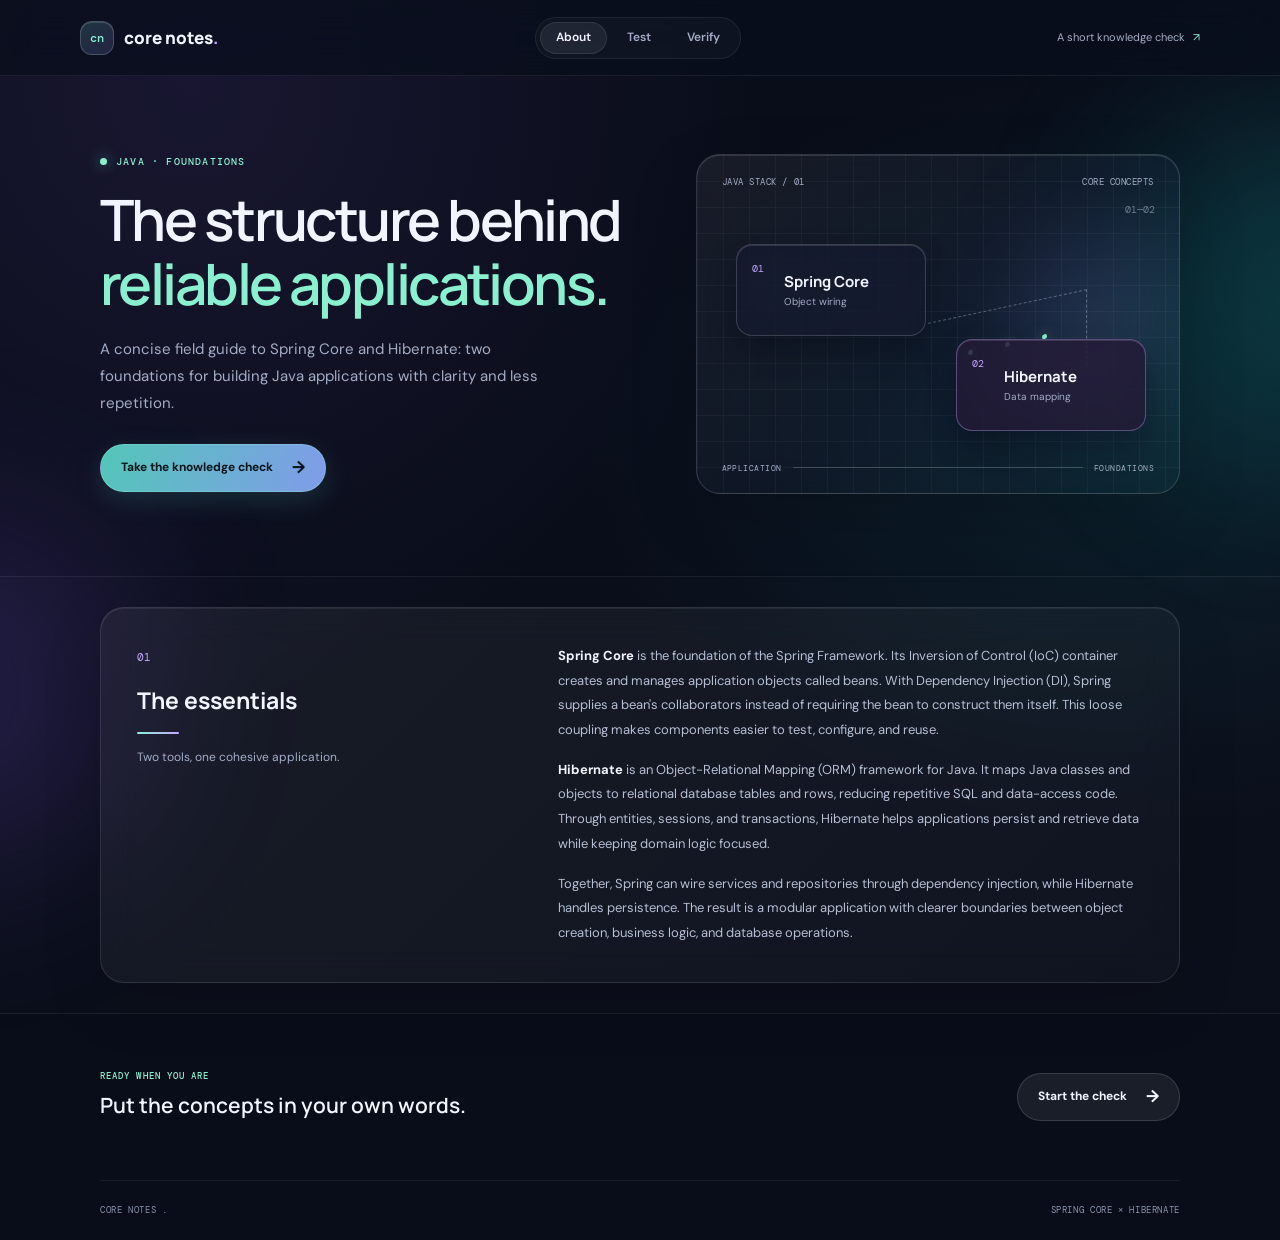
<file: index.html>
<!doctype html>
<html lang="en">
<head>
  <meta charset="utf-8">
  <meta name="viewport" content="width=device-width, initial-scale=1">
  <meta name="theme-color" content="#090d19">
  <title>About | Core Notes</title>
  <link rel="stylesheet" href="styles.css">
  <script src="app.js" defer></script>
</head>
<body data-page="about">
  <!-- Shared navigation keeps all three steps available from every page. -->
  <header class="site-header">
    <a class="brand" href="index.html" aria-label="Core Notes home">
      <span class="brand-mark" aria-hidden="true">cn</span>
      <span>core notes<span class="brand-period">.</span></span>
    </a>
    <nav class="site-nav" aria-label="Main navigation">
      <a href="index.html" aria-current="page">About</a>
      <a href="test.html">Test</a>
      <a href="verify.html">Verify</a>
    </nav>
    <span class="header-note">A short knowledge check <span aria-hidden="true">↗</span></span>
  </header>

  <main>
    <!-- Overview introduction and concept diagram. -->
    <section class="about-intro page-shell" aria-labelledby="page-title">
      <div class="intro-copy">
        <p class="eyebrow"><span class="status-dot"></span> JAVA · FOUNDATIONS</p>
        <h1 id="page-title">The structure behind<br><span>reliable applications.</span></h1>
        <p class="intro-deck">A concise field guide to Spring Core and Hibernate: two foundations for building Java applications with clarity and less repetition.</p>
        <a class="button button-primary" href="test.html">Take the knowledge check <span aria-hidden="true">→</span></a>
      </div>
      <div class="intro-art" aria-label="Spring and Hibernate concept diagram" role="img">
        <div class="diagram-topline"><span>JAVA STACK / 01</span><span>CORE CONCEPTS</span></div>
        <div class="diagram-node node-spring"><span class="node-index">01</span><strong>Spring Core</strong><small>Object wiring</small></div>
        <div class="diagram-connector" aria-hidden="true"><span></span><span></span><span></span></div>
        <div class="diagram-node node-hibernate"><span class="node-index">02</span><strong>Hibernate</strong><small>Data mapping</small></div>
        <div class="diagram-caption"><span>APPLICATION</span><span class="caption-line"></span><span>FOUNDATIONS</span></div>
        <span class="art-index" aria-hidden="true">01—02</span>
      </div>
    </section>

    <section class="summary-section" aria-labelledby="summary-title">
      <div class="page-shell summary-layout">
        <div class="section-label">
          <span class="section-number">01</span>
          <h2 id="summary-title">The essentials</h2>
          <span class="label-rule" aria-hidden="true"></span>
          <p>Two tools, one cohesive application.</p>
        </div>
        <!-- app.js renders this canonical summary for both display and scoring. -->
        <div class="summary-copy" id="about-summary"></div>
      </div>
    </section>

    <section class="next-step page-shell" aria-label="Continue to the knowledge check">
      <div><span class="eyebrow">READY WHEN YOU ARE</span><h2>Put the concepts in your own words.</h2></div>
      <a class="button button-dark" href="test.html">Start the check <span aria-hidden="true">→</span></a>
    </section>
  </main>

  <footer class="site-footer page-shell"><span>CORE NOTES <span class="brand-period">.</span></span><span>SPRING CORE × HIBERNATE</span></footer>
</body>
</html>
</file>
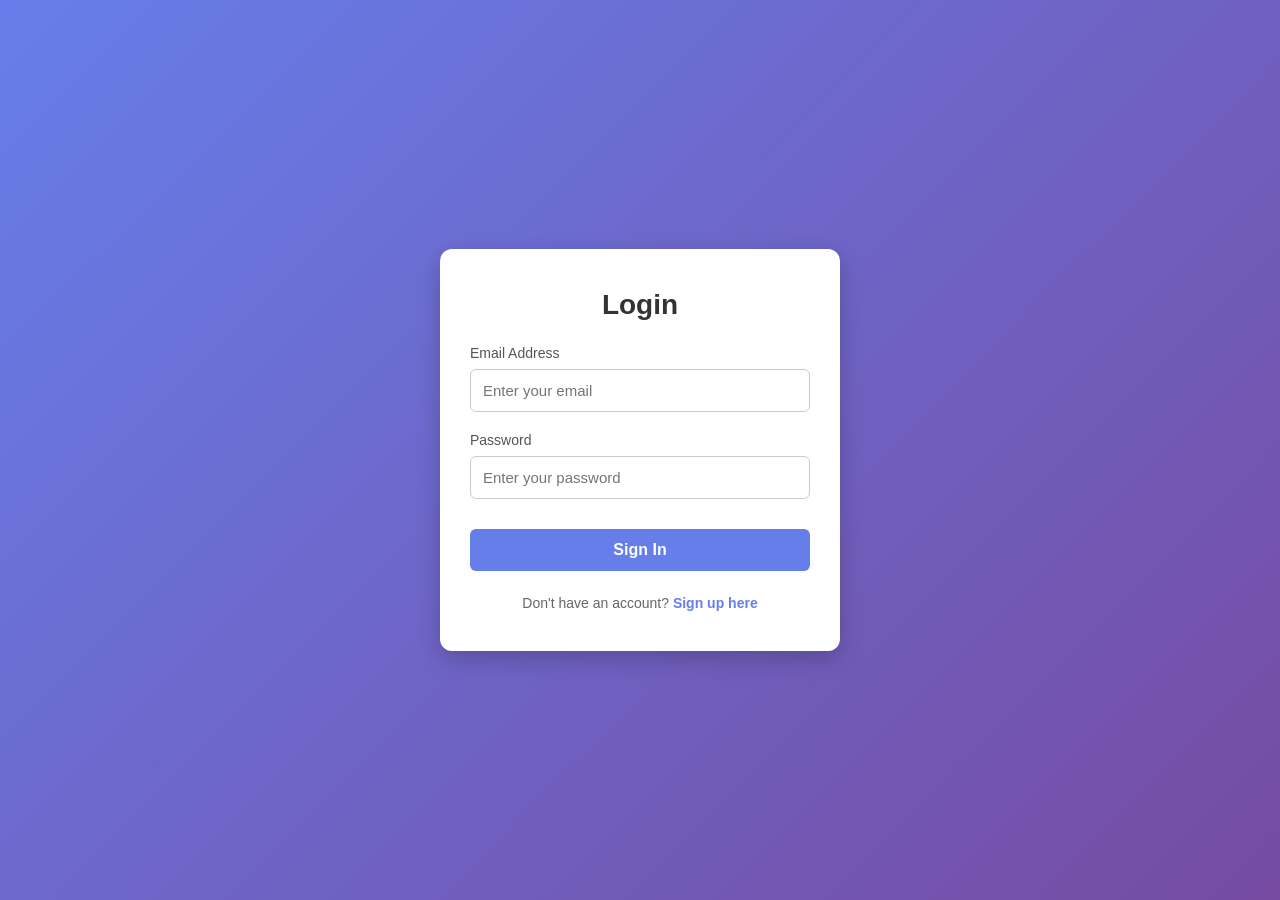
<file: login.html>
<!DOCTYPE html>
<html lang="en">
<head>
    <meta charset="UTF-8">
    <meta name="viewport" content="width=device-width, initial-scale=1.0">
    <title>Login</title>
    <style>
        * {
            margin: 0;
            padding: 0;
            box-sizing: border-box;
            font-family: 'Segoe UI', Tahoma, Geneva, Verdana, sans-serif;
        }

        body {
            display: flex;
            justify-content: center;
            align-items: center;
            min-height: 100vh;
            background: linear-gradient(135deg, #667eea, #764ba2);
            padding: 20px;
        }

        .container {
            width: 100%;
            max-width: 400px;
            background: #ffffff;
            padding: 40px 30px;
            border-radius: 12px;
            box-shadow: 0 8px 24px rgba(0, 0, 0, 0.2);
        }

        h2 {
            color: #333;
            font-size: 28px;
            margin-bottom: 24px;
            text-align: center;
        }

        .input-group {
            margin-bottom: 20px;
        }

        .input-group label {
            display: block;
            margin-bottom: 8px;
            color: #555;
            font-size: 14px;
        }

        .input-group input {
            width: 100%;
            padding: 12px;
            border: 1px solid #ccc;
            border-radius: 6px;
            font-size: 15px;
            outline: none;
            transition: border-color 0.2s;
        }

        .input-group input:focus {
            border-color: #667eea;
        }

        .btn {
            width: 100%;
            padding: 12px;
            background-color: #667eea;
            border: none;
            border-radius: 6px;
            color: white;
            font-size: 16px;
            font-weight: 600;
            cursor: pointer;
            transition: background-color 0.2s;
            margin-top: 10px;
        }

        .btn:hover {
            background-color: #5367d1;
        }

        .switch-text {
            text-align: center;
            margin-top: 24px;
            font-size: 14px;
            color: #666;
        }

        .switch-text a {
            color: #667eea;
            text-decoration: none;
            font-weight: 600;
        }

        .switch-text a:hover {
            text-decoration: underline;
        }
    </style>
</head>
<body>

    <div class="container">
        <h2>Login</h2>
        <form action="/login-endpoint-here" method="POST">
            <div class="input-group">
                <label for="email">Email Address</label>
                <input type="email" id="email" name="email" required placeholder="Enter your email">
            </div>
            <div class="input-group">
                <label for="password">Password</label>
                <input type="password" id="password" name="password" required placeholder="Enter your password">
            </div>
            <button type="submit" class="btn">Sign In</button>
        </form>
        <p class="switch-text">
            Don't have an account? <a href="register.html">Sign up here</a>
        </p>
    </div>

</body>
</html>
</file>
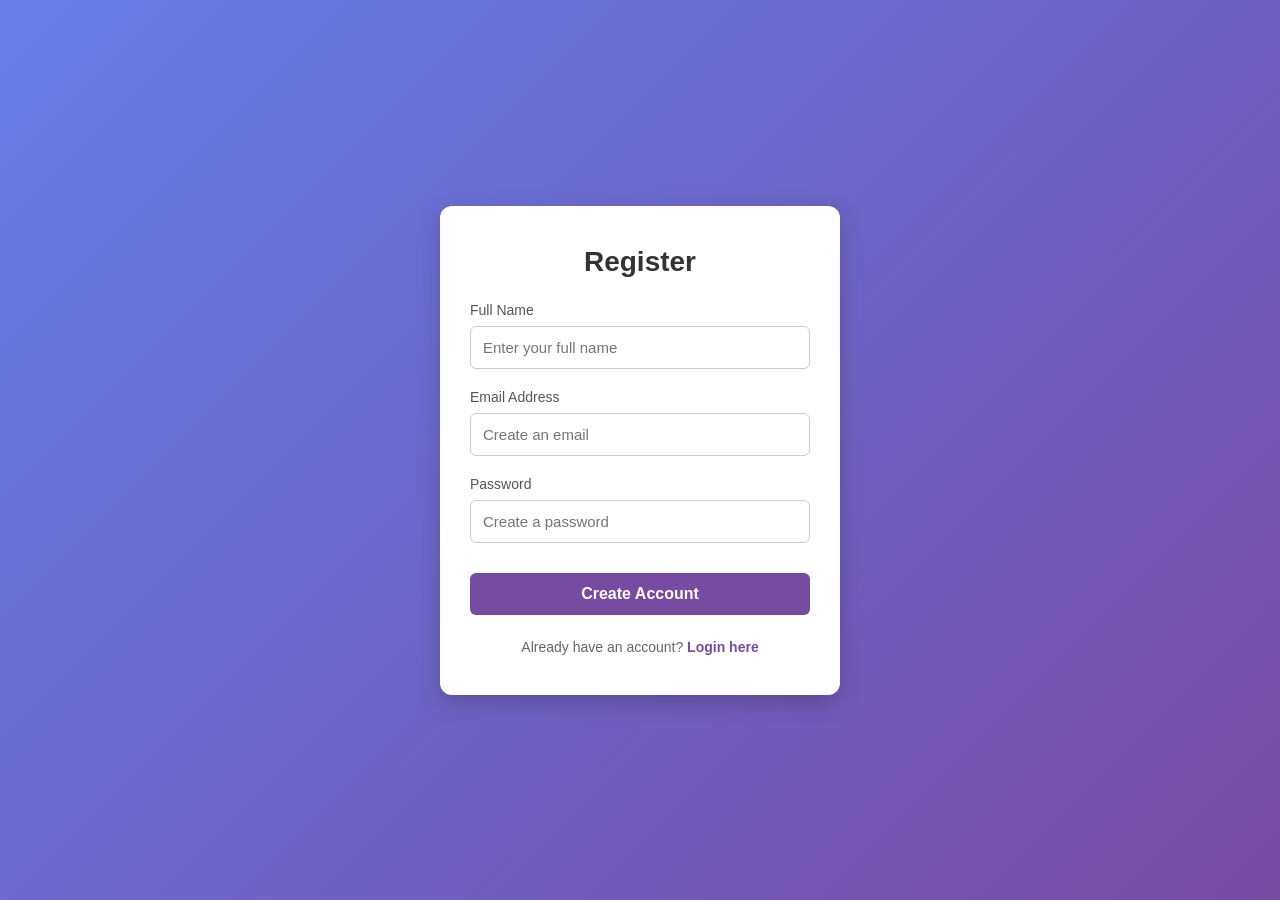
<file: register.html>
<!DOCTYPE html>
<html lang="en">
<head>
    <meta charset="UTF-8">
    <meta name="viewport" content="width=device-width, initial-scale=1.0">
    <title>Register</title>
    <style>
        * {
            margin: 0;
            padding: 0;
            box-sizing: border-box;
            font-family: 'Segoe UI', Tahoma, Geneva, Verdana, sans-serif;
        }

        body {
            display: flex;
            justify-content: center;
            align-items: center;
            min-height: 100vh;
            background: linear-gradient(135deg, #667eea, #764ba2);
            padding: 20px;
        }

        .container {
            width: 100%;
            max-width: 400px;
            background: #ffffff;
            padding: 40px 30px;
            border-radius: 12px;
            box-shadow: 0 8px 24px rgba(0, 0, 0, 0.2);
        }

        h2 {
            color: #333;
            font-size: 28px;
            margin-bottom: 24px;
            text-align: center;
        }

        .input-group {
            margin-bottom: 20px;
        }

        .input-group label {
            display: block;
            margin-bottom: 8px;
            color: #555;
            font-size: 14px;
        }

        .input-group input {
            width: 100%;
            padding: 12px;
            border: 1px solid #ccc;
            border-radius: 6px;
            font-size: 15px;
            outline: none;
            transition: border-color 0.2s;
        }

        .input-group input:focus {
            border-color: #764ba2;
        }

        .btn {
            width: 100%;
            padding: 12px;
            background-color: #764ba2;
            border: none;
            border-radius: 6px;
            color: white;
            font-size: 16px;
            font-weight: 600;
            cursor: pointer;
            transition: background-color 0.2s;
            margin-top: 10px;
        }

        .btn:hover {
            background-color: #633e8a;
        }

        .switch-text {
            text-align: center;
            margin-top: 24px;
            font-size: 14px;
            color: #666;
        }

        .switch-text a {
            color: #764ba2;
            text-decoration: none;
            font-weight: 600;
        }

        .switch-text a:hover {
            text-decoration: underline;
        }
    </style>
</head>
<body>

    <div class="container">
        <h2>Register</h2>
        <form action="/register-endpoint-here" method="POST">
            <div class="input-group">
                <label for="fullname">Full Name</label>
                <input type="text" id="fullname" name="fullname" required placeholder="Enter your full name">
            </div>
            <div class="input-group">
                <label for="email">Email Address</label>
                <input type="email" id="email" name="email" required placeholder="Create an email">
            </div>
            <div class="input-group">
                <label for="password">Password</label>
                <input type="password" id="password" name="password" required placeholder="Create a password">
            </div>
            <button type="submit" class="btn">Create Account</button>
        </form>
        <p class="switch-text">
            Already have an account? <a href="login.html">Login here</a>
        </p>
    </div>

</body>
</html>
</file>
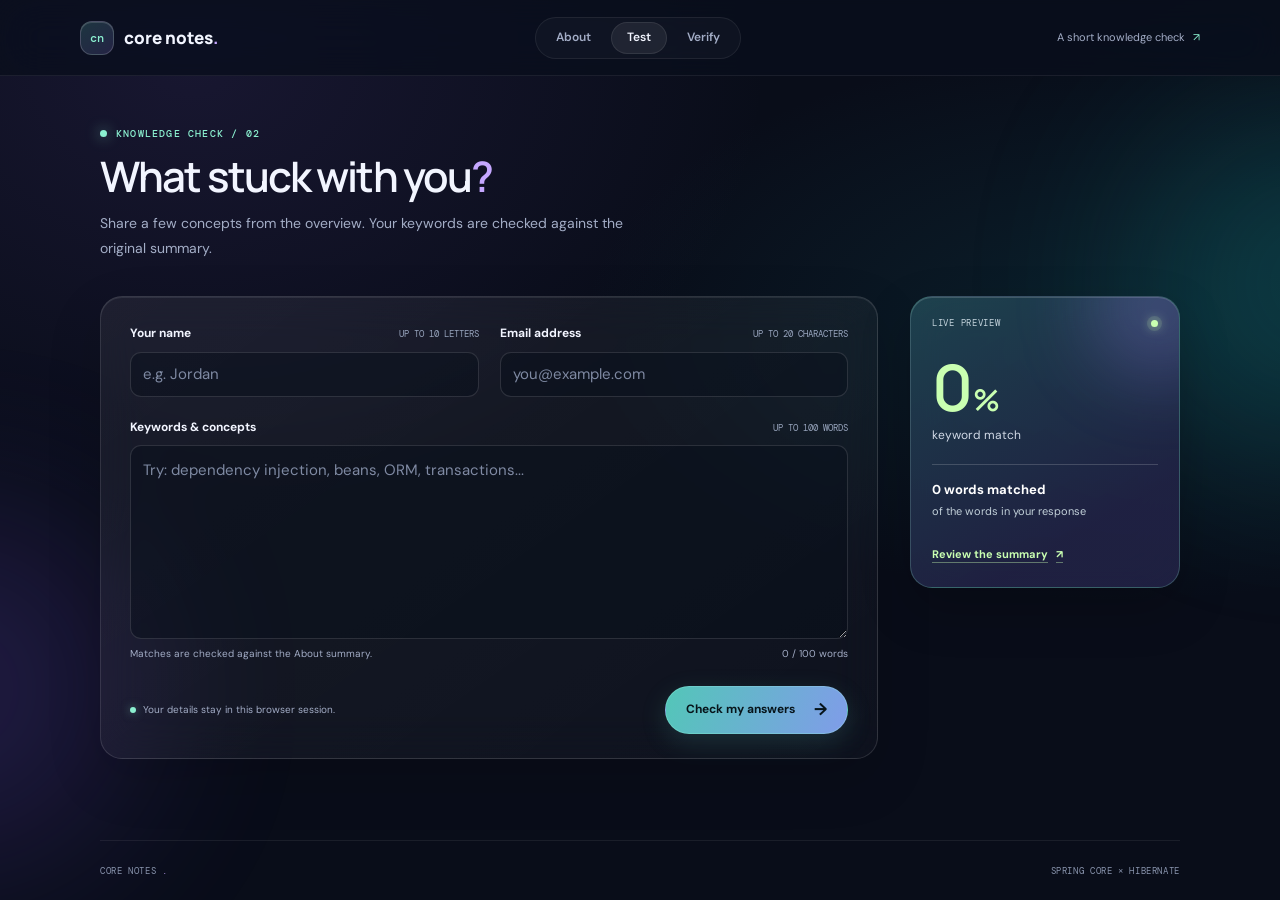
<file: test.html>
<!doctype html>
<html lang="en">
<head>
  <meta charset="utf-8">
  <meta name="viewport" content="width=device-width, initial-scale=1">
  <meta name="theme-color" content="#090d19">
  <title>Test | Core Notes</title>
  <link rel="stylesheet" href="styles.css">
  <script src="app.js" defer></script>
</head>
<body data-page="test">
  <!-- Shared navigation keeps all three steps available from every page. -->
  <header class="site-header">
    <a class="brand" href="index.html" aria-label="Core Notes home">
      <span class="brand-mark" aria-hidden="true">cn</span>
      <span>core notes<span class="brand-period">.</span></span>
    </a>
    <nav class="site-nav" aria-label="Main navigation">
      <a href="index.html">About</a>
      <a href="test.html" aria-current="page">Test</a>
      <a href="verify.html">Verify</a>
    </nav>
    <span class="header-note">A short knowledge check <span aria-hidden="true">↗</span></span>
  </header>

  <main class="page-shell form-page">
    <div class="page-heading">
      <p class="eyebrow"><span class="status-dot"></span> KNOWLEDGE CHECK / 02</p>
      <h1 id="page-title">What stuck with you<span class="heading-period">?</span></h1>
      <p class="intro-deck">Share a few concepts from the overview. Your keywords are checked against the original summary.</p>
    </div>

    <div class="form-layout">
      <!-- Client-side validation provides immediate feedback before navigation. -->
      <form id="knowledge-form" class="knowledge-form" novalidate>
        <div class="field-row">
          <label class="field">
            <span class="field-heading">Your name <span class="field-limit">UP TO 10 LETTERS</span></span>
            <input id="name" name="name" type="text" autocomplete="name" placeholder="e.g. Jordan" maxlength="10" pattern="\p{L}+" required aria-describedby="name-error">
            <span class="field-error" id="name-error" aria-live="polite"></span>
          </label>
          <label class="field">
            <span class="field-heading">Email address <span class="field-limit">UP TO 20 CHARACTERS</span></span>
            <input id="email" name="email" type="email" autocomplete="email" placeholder="you@example.com" maxlength="20" required aria-describedby="email-error">
            <span class="field-error" id="email-error" aria-live="polite"></span>
          </label>
        </div>

        <label class="field keywords-field" for="keywords">
          <span class="field-heading">Keywords &amp; concepts <span class="field-limit">UP TO 100 WORDS</span></span>
          <textarea id="keywords" name="keywords" rows="7" placeholder="Try: dependency injection, beans, ORM, transactions..." required aria-describedby="keywords-hint keywords-error"></textarea>
          <span class="field-meta"><span id="keywords-hint">Matches are checked against the About summary.</span><span id="word-count">0 / 100 words</span></span>
          <span class="field-error" id="keywords-error" aria-live="polite"></span>
        </label>

        <div class="form-bottom">
          <span class="privacy-note"><span class="privacy-dot" aria-hidden="true"></span> Your details stay in this browser session.</span>
          <button class="button button-primary" type="submit">Check my answers <span aria-hidden="true">→</span></button>
        </div>
        <p class="form-status" id="form-status" role="status" aria-live="polite"></p>
      </form>

      <aside class="score-preview" aria-label="Live keyword match preview">
        <div class="preview-top"><span>LIVE PREVIEW</span><span class="preview-pulse" aria-hidden="true"></span></div>
        <div class="preview-score" id="preview-percent">0<span>%</span></div>
        <p class="preview-caption">keyword match</p>
        <div class="preview-rule"></div>
        <p class="preview-detail"><strong id="preview-count">0 words matched</strong><span>of the words in your response</span></p>
        <a href="index.html" class="text-link">Review the summary <span aria-hidden="true">↗</span></a>
      </aside>
    </div>
  </main>

  <footer class="site-footer page-shell"><span>CORE NOTES <span class="brand-period">.</span></span><span>SPRING CORE × HIBERNATE</span></footer>
</body>
</html>
</file>
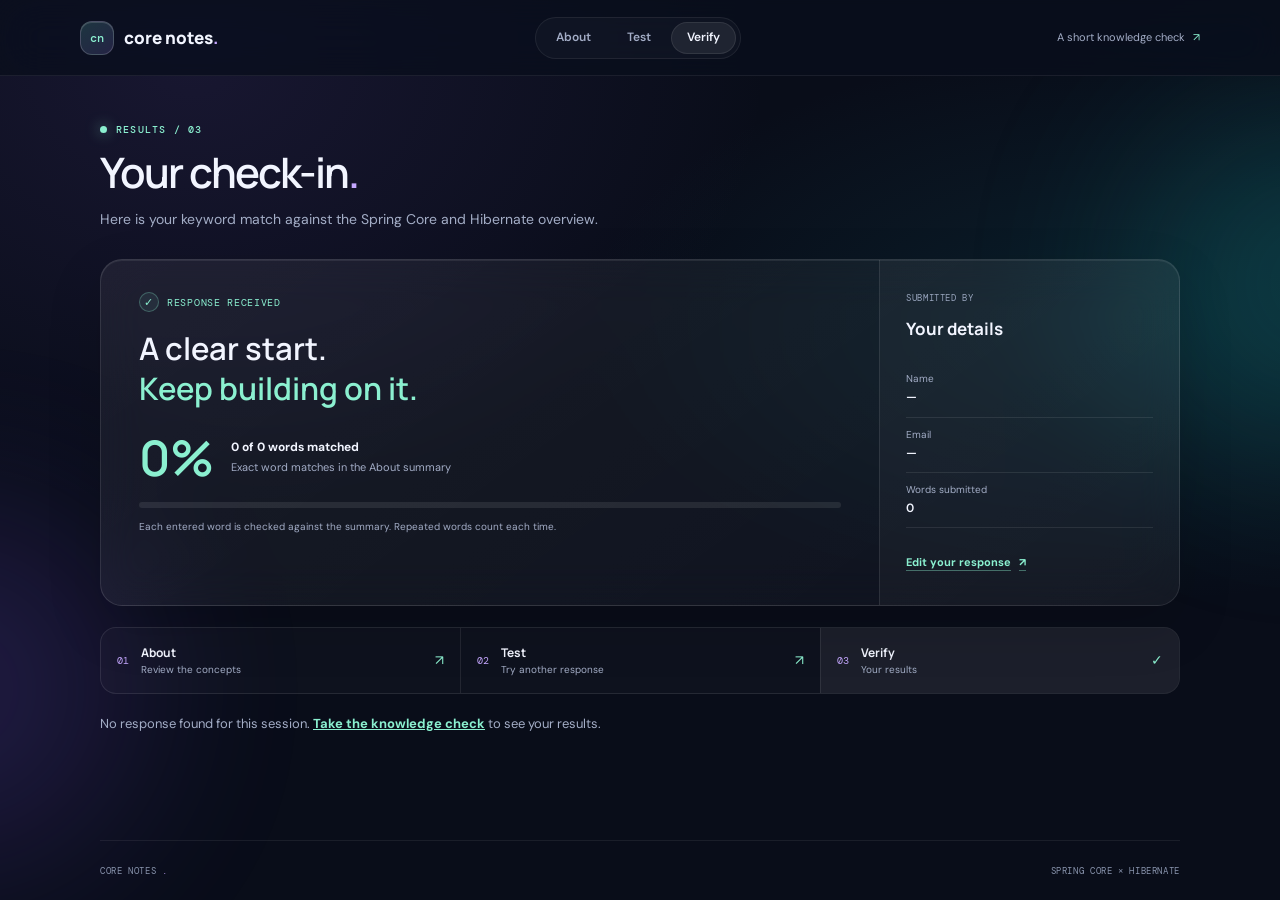
<file: verify.html>
<!doctype html>
<html lang="en">
<head>
  <meta charset="utf-8">
  <meta name="viewport" content="width=device-width, initial-scale=1">
  <meta name="theme-color" content="#090d19">
  <title>Verify | Core Notes</title>
  <link rel="stylesheet" href="styles.css">
  <script src="app.js" defer></script>
</head>
<body data-page="verify">
  <!-- Shared navigation keeps all three steps available from every page. -->
  <header class="site-header">
    <a class="brand" href="index.html" aria-label="Core Notes home">
      <span class="brand-mark" aria-hidden="true">cn</span>
      <span>core notes<span class="brand-period">.</span></span>
    </a>
    <nav class="site-nav" aria-label="Main navigation">
      <a href="index.html">About</a>
      <a href="test.html">Test</a>
      <a href="verify.html" aria-current="page">Verify</a>
    </nav>
    <span class="header-note">A short knowledge check <span aria-hidden="true">↗</span></span>
  </header>

  <main class="page-shell verify-page">
    <div class="page-heading verify-heading">
      <p class="eyebrow"><span class="status-dot"></span> RESULTS / 03</p>
      <h1 id="page-title">Your check-in<span class="heading-period">.</span></h1>
      <p class="intro-deck" id="result-intro">Here is your keyword match against the Spring Core and Hibernate overview.</p>
    </div>

    <!-- Result values are populated from the current browser session. -->
    <section class="results-layout" aria-labelledby="results-title">
      <div class="result-main">
        <div class="result-kicker"><span class="result-check" aria-hidden="true">✓</span> RESPONSE RECEIVED</div>
        <h2 id="results-title">A clear start.<br><span>Keep building on it.</span></h2>
        <div class="result-scoreline">
          <div class="result-percentage" id="result-percent">0%</div>
          <div class="result-fraction"><strong id="result-count">0 of 0 words matched</strong><span>Exact word matches in the About summary</span></div>
        </div>
        <div class="progress-track" role="progressbar" aria-label="Keyword match percentage" aria-valuemin="0" aria-valuemax="100" aria-valuenow="0" id="result-progress"><span id="progress-fill"></span></div>
        <p class="match-note">Each entered word is checked against the summary. Repeated words count each time.</p>
      </div>
      <aside class="respondent-panel" aria-labelledby="respondent-title">
        <span class="panel-label">SUBMITTED BY</span>
        <h3 id="respondent-title">Your details</h3>
        <dl class="detail-list">
          <div><dt>Name</dt><dd id="result-name">—</dd></div>
          <div><dt>Email</dt><dd id="result-email">—</dd></div>
          <div><dt>Words submitted</dt><dd id="result-total">0</dd></div>
        </dl>
        <a class="text-link" href="test.html">Edit your response <span aria-hidden="true">↗</span></a>
      </aside>
    </section>

    <nav class="result-nav" aria-label="Continue exploring">
      <a class="result-nav-link" href="index.html"><span class="nav-step">01</span><span><strong>About</strong><small>Review the concepts</small></span><span aria-hidden="true">↗</span></a>
      <a class="result-nav-link" href="test.html"><span class="nav-step">02</span><span><strong>Test</strong><small>Try another response</small></span><span aria-hidden="true">↗</span></a>
      <a class="result-nav-link" href="verify.html" aria-current="page"><span class="nav-step">03</span><span><strong>Verify</strong><small>Your results</small></span><span aria-hidden="true">✓</span></a>
    </nav>
    <p class="empty-result" id="empty-result" hidden>No response found for this session. <a href="test.html">Take the knowledge check</a> to see your results.</p>
  </main>

  <footer class="site-footer page-shell"><span>CORE NOTES <span class="brand-period">.</span></span><span>SPRING CORE × HIBERNATE</span></footer>
</body>
</html>
</file>
<file: styles.css>
@import url('https://fonts.googleapis.com/css2?family=DM+Mono:wght@400;500&family=DM+Sans:wght@400;500;600;700&family=Manrope:wght@400;500;600;700;800&display=swap');

:root {
  color-scheme: dark;
  --paper: #090d19;
  --ink: #f2f5ff;
  --muted: #a3adc6;
  --green: #8bf0d0;
  --green-dark: #0c2029;
  --lime: #c9ffb1;
  --coral: #c5a7ff;
  --line: #ffffff20;
  --glass: #ffffff0b;
  --glass-strong: #ffffff12;
  --mono: 'DM Mono', 'Courier New', monospace;
  --sans: 'DM Sans', 'Segoe UI', sans-serif;
  --display: 'Manrope', 'Segoe UI', sans-serif;
}

* { box-sizing: border-box; }

html { background: var(--paper); scroll-behavior: smooth; }

body {
  position: relative;
  isolation: isolate;
  min-height: 100vh;
  margin: 0;
  overflow-x: hidden;
  color: var(--ink);
  background:
    radial-gradient(ellipse at 15% 7%, #6246a52b, transparent 36rem),
    radial-gradient(ellipse at 88% 36%, #136d7730, transparent 34rem),
    var(--paper);
  font-family: var(--sans);
  font-size: 15px;
  line-height: 1.6;
  -webkit-font-smoothing: antialiased;
}

body::before, body::after {
  position: fixed;
  z-index: -1;
  width: 350px;
  height: 350px;
  border-radius: 50%;
  filter: blur(95px);
  opacity: 0.2;
  pointer-events: none;
  content: '';
}

body::before { top: 12%; right: -210px; background: #16c8c2; }
body::after { bottom: 4%; left: -220px; background: #8557f2; }

a { color: inherit; }
button, input, textarea { font: inherit; }

button:focus-visible, a:focus-visible, input:focus-visible, textarea:focus-visible {
  outline: 2px solid var(--green);
  outline-offset: 4px;
}

.site-header {
  position: sticky;
  z-index: 5;
  top: 0;
  height: 76px;
  padding: 0 max(28px, calc((100vw - 1120px) / 2));
  display: flex;
  align-items: center;
  justify-content: space-between;
  border-bottom: 1px solid #ffffff12;
  background: #0a0e1bc9;
  backdrop-filter: blur(20px) saturate(150%);
  -webkit-backdrop-filter: blur(20px) saturate(150%);
}

.brand { display: inline-flex; align-items: center; gap: 10px; white-space: nowrap; text-decoration: none; font-family: var(--display); font-size: 17px; font-weight: 800; }
.brand-mark { width: 34px; height: 34px; display: grid; place-items: center; border: 1px solid #ffffff2e; border-radius: 12px; background: linear-gradient(145deg, #76e6d42e, #a58afb2b); box-shadow: inset 0 1px #ffffff25; color: var(--green); font: 500 12px var(--mono); }
.brand-period, .heading-period { color: var(--coral); }
.site-nav { height: 42px; display: flex; align-items: center; gap: 4px; padding: 4px; border: 1px solid #ffffff12; border-radius: 999px; background: #ffffff07; }
.site-nav a { position: relative; display: grid; height: 32px; align-items: center; padding: 0 16px; border-radius: 999px; color: var(--muted); text-decoration: none; font-size: 12px; font-weight: 600; transition: color 160ms ease, background 160ms ease; }
.site-nav a:hover, .site-nav a[aria-current="page"] { background: #ffffff12; color: var(--ink); }
.site-nav a[aria-current="page"] { box-shadow: inset 0 0 0 1px #ffffff16; }
.header-note { color: var(--muted); font-size: 11px; }
.header-note span { padding-left: 5px; color: var(--green); }
.page-shell { width: min(100% - 56px, 1080px); margin-inline: auto; }

/* Overview and concept diagram. */
.about-intro { min-height: 500px; display: grid; grid-template-columns: 1.05fr 0.95fr; align-items: center; gap: 60px; padding-top: 55px; padding-bottom: 60px; }
.eyebrow { display: flex; align-items: center; gap: 9px; margin: 0 0 20px; color: var(--green); font: 500 10px var(--mono); letter-spacing: 0.12em; }
.status-dot { width: 7px; height: 7px; border-radius: 50%; background: var(--green); box-shadow: 0 0 14px #8bf0d0a6; }
h1, h2, h3, p { margin-top: 0; }
.intro-copy h1, .page-heading h1 { margin: 0; font-family: var(--display); font-size: clamp(40px, 5vw, 57px); font-weight: 600; letter-spacing: -0.045em; line-height: 1.12; }
.intro-copy h1 span { color: var(--green); }
.intro-deck { max-width: 450px; margin: 20px 0 27px; color: var(--muted); font-size: 15px; line-height: 1.8; }
.button { min-height: 48px; display: inline-flex; align-items: center; justify-content: center; gap: 19px; padding: 0 20px; border: 1px solid #ffffff18; border-radius: 999px; text-decoration: none; font-size: 12px; font-weight: 700; cursor: pointer; transition: background 160ms ease, transform 160ms ease, box-shadow 160ms ease; }
.button:hover { transform: translateY(-2px); }
.button-primary { border-color: #a4ffe23d; background: linear-gradient(110deg, #53c6b8, #809ce9); box-shadow: 0 8px 26px #53c6b82b; color: #07151b; }
.button-primary:hover { background: linear-gradient(110deg, #72e4d3, #a4b4ff); box-shadow: 0 10px 32px #53c6b84d; }
.button-primary span, .button-dark span { font-size: 17px; }
.button-dark { border-color: #ffffff24; background: #ffffff12; color: var(--ink); }
.button-dark:hover { background: #ffffff20; }

.intro-art {
  position: relative;
  min-height: 340px;
  overflow: hidden;
  padding: 21px 25px;
  border: 1px solid #ffffff24;
  border-radius: 24px;
  background:
    linear-gradient(#ffffff09 1px, transparent 1px),
    linear-gradient(90deg, #ffffff09 1px, transparent 1px),
    linear-gradient(140deg, #ffffff10, #9b8eff0a 54%, #62e8d20b);
  background-size: 26px 26px, 26px 26px, auto;
  box-shadow: inset 0 1px #ffffff18, 0 24px 70px #00000024;
  backdrop-filter: blur(18px);
  -webkit-backdrop-filter: blur(18px);
  animation: arrive 550ms ease both;
}
.intro-art::before { position: absolute; top: 80px; right: 0; width: 170px; height: 170px; border-radius: 50%; background: #a08afb24; filter: blur(50px); content: ''; }
.diagram-topline, .diagram-caption { position: relative; z-index: 1; display: flex; align-items: center; justify-content: space-between; color: #a3adc6; font: 9px var(--mono); letter-spacing: 0.06em; }
.diagram-node { position: absolute; z-index: 1; width: 190px; min-height: 92px; display: flex; flex-direction: column; justify-content: center; padding: 14px 16px 13px 47px; border: 1px solid #ffffff2b; border-radius: 16px; background: #151a2dcc; box-shadow: inset 0 1px #ffffff20, 0 14px 30px #03061155; backdrop-filter: blur(18px); -webkit-backdrop-filter: blur(18px); }
.node-spring { top: 89px; left: 39px; }
.node-hibernate { right: 33px; bottom: 62px; border-color: #c5a7ff5c; background: #231b36d9; }
.node-index { position: absolute; top: 17px; left: 15px; color: var(--coral); font: 10px var(--mono); }
.diagram-node strong { font-family: var(--display); font-size: 15px; }
.diagram-node small { color: var(--muted); font-size: 10px; }
.diagram-connector { position: absolute; top: 151px; left: 48%; width: 33%; height: 75px; display: flex; align-items: center; justify-content: center; border-top: 1px dashed #a3adc678; border-right: 1px dashed #a3adc678; transform: skewY(-12deg); }
.diagram-connector span { width: 5px; height: 5px; margin: 0 16px; border-radius: 50%; background: var(--green); box-shadow: 0 0 12px #8bf0d0a3; }
.diagram-connector span:nth-child(2) { background: var(--coral); }
.diagram-caption { position: absolute; right: 25px; bottom: 20px; left: 25px; font-size: 8px; }
.caption-line { flex: 1; height: 1px; margin: 0 11px; background: #ffffff30; }
.art-index { position: absolute; right: 24px; top: 48px; color: #a3adc6a3; font: 10px var(--mono); }

.summary-section { padding: 30px 0; border-block: 1px solid #ffffff10; background: #ffffff03; }
.summary-layout { display: grid; grid-template-columns: 0.75fr 1.25fr; gap: 70px; padding: 36px; border: 1px solid #ffffff1d; border-radius: 24px; background: linear-gradient(135deg, #ffffff0e, #ffffff06); box-shadow: inset 0 1px #ffffff12, 0 20px 60px #00000020; backdrop-filter: blur(18px); -webkit-backdrop-filter: blur(18px); }
.section-label { align-self: start; }
.section-number { color: var(--coral); font: 11px var(--mono); }
.section-label h2 { margin: 14px 0 13px; font-family: var(--display); font-size: 23px; font-weight: 700; }
.label-rule { width: 42px; height: 2px; display: block; border-radius: 2px; background: linear-gradient(90deg, var(--green), var(--coral)); }
.section-label p { margin: 14px 0 0; color: var(--muted); font-size: 12px; }
.summary-copy { max-width: 650px; color: #b5bfd4; font-size: 13px; line-height: 1.9; }
.summary-copy p { margin-bottom: 15px; }
.summary-copy p:last-child { margin-bottom: 0; }
.summary-copy strong { color: var(--ink); font-weight: 700; }
.next-step { min-height: 166px; display: flex; align-items: center; justify-content: space-between; gap: 24px; }
.next-step .eyebrow { margin-bottom: 7px; font-size: 9px; }
.next-step h2 { margin: 0; font-family: var(--display); font-size: 21px; font-weight: 600; }
.site-footer { min-height: 60px; display: flex; align-items: center; justify-content: space-between; border-top: 1px solid #ffffff12; color: #8994ad; font: 9px var(--mono); letter-spacing: 0.07em; }

/* Test page: validated form and live score preview. */
.form-page { min-height: calc(100vh - 136px); padding-top: 51px; padding-bottom: 52px; }
.page-heading { margin-bottom: 35px; animation: arrive 440ms ease both; }
.page-heading .eyebrow { margin-bottom: 13px; }
.page-heading h1 { font-size: 42px; }
.page-heading .intro-deck { max-width: 570px; margin: 11px 0 0; font-size: 14px; }
.form-layout { display: grid; grid-template-columns: minmax(0, 1fr) 270px; align-items: start; gap: 32px; }
.knowledge-form { padding: 27px 29px 24px; border: 1px solid #ffffff20; border-radius: 22px; background: linear-gradient(145deg, #ffffff10, #ffffff06); box-shadow: inset 0 1px #ffffff15, 0 20px 55px #00000024; backdrop-filter: blur(22px); -webkit-backdrop-filter: blur(22px); }
.field-row { display: grid; grid-template-columns: 1fr 1fr; gap: 21px; }
.field { min-width: 0; display: flex; flex-direction: column; margin-bottom: 21px; }
.field-heading { display: flex; align-items: baseline; justify-content: space-between; gap: 8px; margin-bottom: 8px; color: var(--ink); font-size: 12px; font-weight: 700; }
.field-limit { color: #98a5bd; font: 9px var(--mono); font-weight: 400; text-align: right; }
.field input, .field textarea { width: 100%; border: 1px solid #ffffff20; border-radius: 11px; background: #090e1a70; color: var(--ink); transition: border-color 150ms ease, background 150ms ease, box-shadow 150ms ease; }
.field input { height: 45px; padding: 0 12px; }
.field textarea { min-height: 143px; padding: 12px; resize: vertical; line-height: 1.6; }
.field input::placeholder, .field textarea::placeholder { color: #7f8aa3; }
.field input:focus, .field textarea:focus { border-color: #8bf0d080; background: #0c1423cc; outline: none; box-shadow: 0 0 0 3px #8bf0d014; }
.field [aria-invalid="true"] { border-color: #ff8b9d; }
.field-error { min-height: 0; color: #ff9cab; font-size: 11px; }
.field-error:not(:empty) { padding-top: 5px; }
.field-meta { display: flex; justify-content: space-between; gap: 10px; padding-top: 7px; color: var(--muted); font-size: 10px; }
#word-count.over-limit { color: #ff9cab; font-weight: 700; }
.form-bottom { display: flex; align-items: center; justify-content: space-between; gap: 18px; padding-top: 3px; }
.privacy-note { display: inline-flex; align-items: center; gap: 7px; color: var(--muted); font-size: 10px; }
.privacy-dot { width: 6px; height: 6px; border-radius: 50%; background: var(--green); box-shadow: 0 0 10px #8bf0d080; }
.form-bottom .button { flex-shrink: 0; }
.form-status { min-height: 0; margin: 0; color: #ff9cab; font-size: 11px; }
.form-status:not(:empty) { margin-top: 12px; }
.score-preview { position: sticky; top: 96px; overflow: hidden; padding: 20px 21px 22px; border: 1px solid #97f3db38; border-radius: 22px; background: linear-gradient(150deg, #234d59c9, #222347dd 75%); box-shadow: inset 0 1px #ffffff28, 0 20px 50px #00000035; color: white; backdrop-filter: blur(24px); -webkit-backdrop-filter: blur(24px); }
.score-preview::before { position: absolute; top: -62px; right: -53px; width: 145px; height: 145px; border-radius: 50%; background: #a08afb3b; filter: blur(35px); content: ''; }
.preview-top, .preview-score, .preview-caption, .preview-rule, .preview-detail, .score-preview .text-link { position: relative; }
.preview-top { display: flex; align-items: center; justify-content: space-between; color: #c3d3dc; font: 9px var(--mono); letter-spacing: 0.08em; }
.preview-pulse { width: 7px; height: 7px; border-radius: 50%; background: var(--lime); box-shadow: 0 0 0 4px #c9ffb11e, 0 0 12px #c9ffb1; }
.preview-score { margin-top: 26px; color: var(--lime); font-family: var(--display); font-size: 64px; font-weight: 600; line-height: 1; }
.preview-score span { font-size: 30px; }
.preview-caption { margin: 7px 0 18px; color: #d1d9e6; font-size: 12px; }
.preview-rule { height: 1px; background: #ffffff2b; }
.preview-detail { display: flex; flex-direction: column; gap: 3px; margin: 15px 0 20px; color: #c2d0d9; font-size: 11px; }
.preview-detail strong { color: white; font-size: 13px; }
.text-link { display: inline-flex; align-items: center; gap: 8px; color: var(--green); font-size: 11px; font-weight: 700; text-decoration-color: #8bf0d065; text-underline-offset: 4px; }
.score-preview .text-link { color: var(--lime); text-decoration-color: #c9ffb165; }

/* Verify page: submitted identity, match score, and cross-page navigation. */
.verify-page { min-height: calc(100vh - 136px); padding-top: 47px; padding-bottom: 49px; }
.verify-heading { margin-bottom: 27px; }
.results-layout { display: grid; grid-template-columns: minmax(0, 1fr) 300px; overflow: hidden; border: 1px solid #ffffff20; border-radius: 22px; background: linear-gradient(145deg, #ffffff10, #ffffff06); box-shadow: inset 0 1px #ffffff14, 0 20px 55px #00000024; animation: arrive 500ms ease both; backdrop-filter: blur(22px); -webkit-backdrop-filter: blur(22px); }
.result-main { padding: 32px 38px 29px; }
.result-kicker, .panel-label { display: flex; align-items: center; gap: 8px; color: var(--green); font: 10px var(--mono); letter-spacing: 0.07em; }
.result-check { width: 20px; height: 20px; display: grid; place-items: center; border: 1px solid #8bf0d047; border-radius: 50%; background: #8bf0d014; color: var(--green); font: 11px var(--sans); }
.result-main h2 { margin: 17px 0 25px; font-family: var(--display); font-size: 31px; font-weight: 600; line-height: 1.27; }
.result-main h2 span { color: var(--green); }
.result-scoreline { display: flex; align-items: center; gap: 17px; }
.result-percentage { color: var(--green); font-family: var(--display); font-size: 49px; font-weight: 600; line-height: 1; }
.result-fraction { display: flex; flex-direction: column; gap: 2px; color: var(--muted); font-size: 11px; }
.result-fraction strong { color: var(--ink); font-size: 12px; }
.progress-track { height: 6px; overflow: hidden; margin-top: 20px; border-radius: 99px; background: #ffffff16; }
.progress-track span { width: 0; height: 100%; display: block; border-radius: inherit; background: linear-gradient(90deg, #58d4bd, #b4a3ff); transition: width 400ms ease; }
.match-note { margin: 11px 0 0; color: var(--muted); font-size: 10px; }
.respondent-panel { padding: 32px 26px; border-left: 1px solid #ffffff18; background: #ffffff07; }
.panel-label { color: #98a5bd; font-size: 9px; }
.respondent-panel h3 { margin: 11px 0 20px; font-family: var(--display); font-size: 17px; }
.detail-list { margin: 0 0 21px; }
.detail-list div { display: flex; flex-direction: column; gap: 1px; padding: 9px 0; border-bottom: 1px solid #ffffff16; }
.detail-list dt { color: var(--muted); font-size: 10px; }
.detail-list dd { overflow-wrap: anywhere; margin: 0; color: var(--ink); font-size: 12px; font-weight: 600; }
.result-nav { display: grid; grid-template-columns: repeat(3, 1fr); overflow: hidden; margin-top: 21px; border: 1px solid #ffffff19; border-radius: 16px; background: #ffffff06; }
.result-nav-link { min-width: 0; display: flex; align-items: center; gap: 12px; padding: 15px 16px; text-decoration: none; transition: background 150ms ease; }
.result-nav-link + .result-nav-link { border-left: 1px solid #ffffff16; }
.result-nav-link:hover, .result-nav-link[aria-current="page"] { background: #ffffff0e; }
.nav-step { color: var(--coral); font: 10px var(--mono); }
.result-nav-link > span:nth-child(2) { flex: 1; display: flex; flex-direction: column; }
.result-nav-link strong { font-family: var(--display); font-size: 12px; }
.result-nav-link small { color: var(--muted); font-size: 10px; }
.result-nav-link > span:last-child { color: var(--green); font-size: 14px; }
.empty-result { margin-top: 20px; color: var(--muted); font-size: 13px; }
.empty-result a { color: var(--green); font-weight: 700; }

@keyframes arrive { from { opacity: 0; transform: translateY(8px); } to { opacity: 1; transform: translateY(0); } }

@media (max-width: 760px) {
  .site-header { height: 66px; padding-inline: 22px; }
  .header-note { display: none; }
  .site-nav { gap: 2px; }
  .site-nav a { padding-inline: 13px; }
  .page-shell { width: min(100% - 40px, 600px); }
  .about-intro { grid-template-columns: 1fr; gap: 30px; padding-top: 48px; padding-bottom: 40px; }
  .intro-copy h1 { font-size: 46px; }
  .intro-art { min-height: 285px; }
  .summary-section { padding: 24px 0; }
  .summary-layout { grid-template-columns: 1fr; gap: 25px; padding: 27px; }
  .section-label p { margin-top: 10px; }
  .next-step { min-height: 150px; }
  .form-layout { grid-template-columns: 1fr; gap: 20px; }
  .score-preview { position: static; display: grid; grid-template-columns: 1fr auto; align-items: center; }
  .preview-top { grid-column: 1 / -1; }
  .preview-score { grid-row: span 2; grid-column: 2; margin: 8px 0; font-size: 48px; }
  .preview-caption { margin: 0; }
  .preview-rule, .preview-detail { display: none; }
  .score-preview .text-link { grid-column: 1; margin-top: 13px; }
  .results-layout { grid-template-columns: 1fr; }
  .respondent-panel { border-top: 1px solid #ffffff18; border-left: 0; }
  .detail-list { display: grid; grid-template-columns: repeat(3, minmax(0, 1fr)); gap: 12px; }
}

@media (max-width: 480px) {
  .site-header { padding-inline: 16px; }
  .brand { gap: 7px; font-size: 15px; }
  .brand-mark { width: 30px; height: 30px; }
  .site-nav { height: 38px; }
  .site-nav a { height: 30px; padding-inline: 10px; font-size: 11px; }
  .page-shell { width: calc(100% - 32px); }
  .about-intro { gap: 25px; padding-top: 39px; }
  .intro-copy h1 { font-size: 39px; }
  .intro-deck { font-size: 14px; }
  .intro-art { min-height: 258px; padding-inline: 15px; border-radius: 19px; }
  .node-spring { left: 20px; }
  .node-hibernate { right: 17px; bottom: 50px; }
  .diagram-node { width: 173px; }
  .diagram-caption { right: 15px; left: 15px; }
  .summary-layout { gap: 21px; padding: 22px; border-radius: 19px; }
  .next-step { align-items: flex-start; flex-direction: column; justify-content: center; gap: 14px; padding-block: 26px; }
  .next-step h2 { font-size: 18px; }
  .site-footer { min-height: 54px; font-size: 8px; }
  .form-page, .verify-page { padding-top: 35px; }
  .page-heading h1 { font-size: 34px; }
  .page-heading .intro-deck { font-size: 13px; }
  .knowledge-form { padding: 21px 17px 18px; border-radius: 19px; }
  .field-row { grid-template-columns: 1fr; gap: 0; }
  .field-row .field { margin-bottom: 17px; }
  .field-heading { align-items: flex-start; flex-wrap: wrap; }
  .field-limit { white-space: nowrap; }
  .form-bottom { align-items: flex-start; flex-direction: column; }
  .form-bottom .button { width: 100%; }
  .field-meta { font-size: 9px; }
  .result-main { padding: 26px 21px 23px; }
  .result-main h2 { font-size: 26px; }
  .respondent-panel { padding: 25px 21px; }
  .detail-list { grid-template-columns: 1fr; gap: 0; }
  .result-nav-link { gap: 7px; padding: 12px 7px; }
  .result-nav-link small { font-size: 9px; }
  .nav-step { font-size: 9px; }
}

@media (max-width: 360px) {
  .site-header { padding-inline: 12px; }
  .brand > span:last-child { display: none; }
  .site-nav { gap: 2px; }
}

@media (prefers-reduced-motion: reduce) {
  *, *::before, *::after { scroll-behavior: auto !important; animation-duration: 0.01ms !important; animation-iteration-count: 1 !important; transition-duration: 0.01ms !important; }
}
</file>
